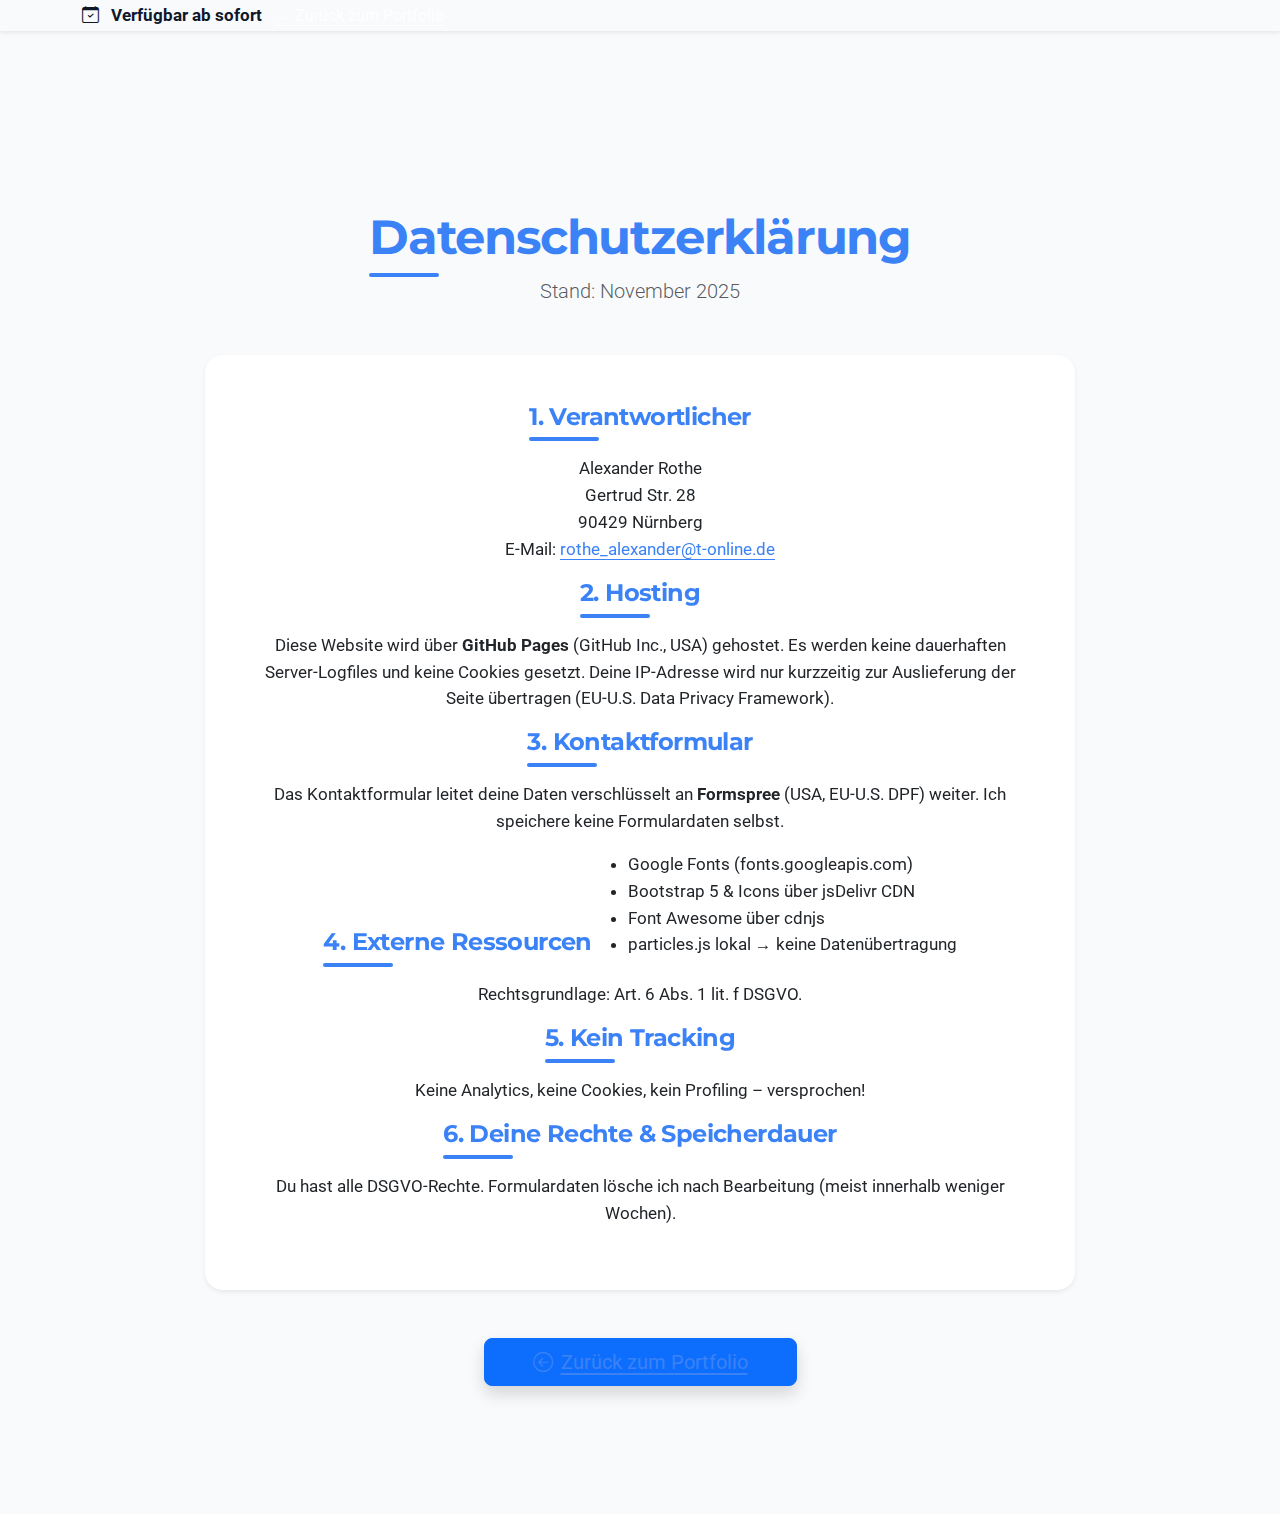
<file: pages/datenschutzerklärung.html>
<!DOCTYPE html>
<html lang="de">
<head>
  <meta charset="UTF-8">
  <meta name="viewport" content="width=device-width, initial-scale=1">
  <title>Datenschutzerklärung – Alexander Rothe</title>

  <link href="https://fonts.googleapis.com/css2?family=Montserrat:wght@300;600;700&family=Roboto:wght@400;500;700&display=swap" rel="stylesheet">
  <link href="https://cdn.jsdelivr.net/npm/bootstrap@5.3.1/dist/css/bootstrap.min.css" rel="stylesheet">
  <link rel="stylesheet" href="https://cdn.jsdelivr.net/npm/bootstrap-icons@1.11.3/font/bootstrap-icons.css">
  <link rel="stylesheet" href="/css/styles.css">
  <link rel="stylesheet" href="/css/legal.css">
</head>
<body class="legal">

  <!-- Banner -->
  <div id="availability-banner" class="availability-banner shadow-sm">
    <div class="container d-flex justify-content-between align-items-center">
      <div>
        <i class="bi bi-calendar-check me-2"></i>
        <strong>Verfügbar ab sofort</strong>
        <a href="/" class="btn btn-link text-white ms-2 p-0">← Zurück zum Portfolio</a>
      </div>
      <button id="toggle-banner" class="btn btn-sm btn-outline-light">
        <i class="bi bi-chevron-down" id="toggle-icon"></i>
      </button>
    </div>
  </div>

  <!-- Hauptinhalt -->
  <main class="container py-5" style="max-width:900px; margin:130px auto 80px;">
    <div class="text-center mb-5">
      <h1 class="display-5 fw-bold">Datenschutzerklärung</h1>
      <p class="lead text-muted">Stand: November 2025</p>
    </div>

    <div class="card shadow-sm border-0">
      <div class="card-body p-5">
        <h2 class="h4 fw-bold mb-4">1. Verantwortlicher</h2>
        <p>
          Alexander Rothe<br>
          Gertrud Str. 28<br>
          90429 Nürnberg<br>
          E-Mail: <a href="mailto:rothe_alexander@t-online.de">rothe_alexander@t-online.de</a>
        </p>

        <h2 class="h4 fw-bold mb-4">2. Hosting</h2>
        <p>Diese Website wird über <strong>GitHub Pages</strong> (GitHub Inc., USA) gehostet. Es werden keine dauerhaften Server-Logfiles und keine Cookies gesetzt. Deine IP-Adresse wird nur kurzzeitig zur Auslieferung der Seite übertragen (EU-U.S. Data Privacy Framework).</p>

        <h2 class="h4 fw-bold mb-4">3. Kontaktformular</h2>
        <p>Das Kontaktformular leitet deine Daten verschlüsselt an <strong>Formspree</strong> (USA, EU-U.S. DPF) weiter. Ich speichere keine Formulardaten selbst.</p>

        <h2 class="h4 fw-bold mb-4">4. Externe Ressourcen</h2>
        <ul>
          <li>Google Fonts (fonts.googleapis.com)</li>
          <li>Bootstrap 5 & Icons über jsDelivr CDN</li>
          <li>Font Awesome über cdnjs</li>
          <li>particles.js lokal → keine Datenübertragung</li>
        </ul>
        <p>Rechtsgrundlage: Art. 6 Abs. 1 lit. f DSGVO.</p>

        <h2 class="h4 fw-bold mb-4">5. Kein Tracking</h2>
        <p>Keine Analytics, keine Cookies, kein Profiling – versprochen!</p>

        <h2 class="h4 fw-bold mb-4">6. Deine Rechte & Speicherdauer</h2>
        <p>Du hast alle DSGVO-Rechte. Formulardaten lösche ich nach Bearbeitung (meist innerhalb weniger Wochen).</p>
      </div>
    </div>

    <div class="text-center mt-5">
      <a href="/" class="btn btn-primary btn-lg px-5 shadow">
        <i class="bi bi-arrow-left-circle me-2"></i>Zurück zum Portfolio
      </a>
    </div>
  </main>

  <!-- Matrix-Easter-Egg Canvas -->
  <canvas id="matrix-canvas" style="position:fixed;inset:0;background:#000;opacity:0;pointer-events:none;z-index:9999;transition:opacity 1s;"></canvas>

  <script src="https://cdn.jsdelivr.net/npm/bootstrap@5.3.1/dist/js/bootstrap.bundle.min.js"></script>
  <script src="../js/scripts.js"></script>

  <script>
    const matrixCode = [77,65,84,82,73,88]; // M A T R I X
    let keys = [];
    let taps = 0;

    function activateMatrix() {
      const canvas = document.getElementById('matrix-canvas');
      canvas.style.opacity = 1;
      const ctx = canvas.getContext('2d');
      canvas.width = innerWidth;
      canvas.height = innerHeight;

      const chars = '01アイウエオカキクケコサシスセソタチツテトナニヌネノハヒフヘホマミムメモヤユヨラリルレロワヲン';
      const fontSize = 16;
      const columns = canvas.width / fontSize;
      const drops = new Array(Math.floor(columns)).fill(1);

      function draw() {
        ctx.fillStyle = 'rgba(0,0,0,0.05)';
        ctx.fillRect(0,0,canvas.width,canvas.height);
        ctx.fillStyle = '#0f0';
        ctx.font = fontSize + 'px monospace';
        for(let i=0;i<drops.length;i++){
          const text = chars[Math.floor(Math.random()*chars.length)];
          ctx.fillText(text, i*fontSize, drops[i]*fontSize);
          if(drops[i]*fontSize > canvas.height && Math.random()>0.975) drops[i]=0;
          drops[i]++;
        }
      }
      const interval = setInterval(draw, 35);
      setTimeout(() => {
        clearInterval(interval);
        canvas.style.opacity = 0;
      }, 10500);
    }

    // Tastatur: M A T R I X
    document.addEventListener('keydown', e => {
      keys.push(e.keyCode);
      if(keys.length > 6) keys.shift();
      if(keys.join() === matrixCode.join()) activateMatrix();
    });

    // Handy: 6× schnell tippen
    document.addEventListener('touchstart', () => {
      taps++;
      if(taps === 6) activateMatrix();
      setTimeout(() => taps = 0, 1200);
    });
  </script>
</body>
</html>
</file>
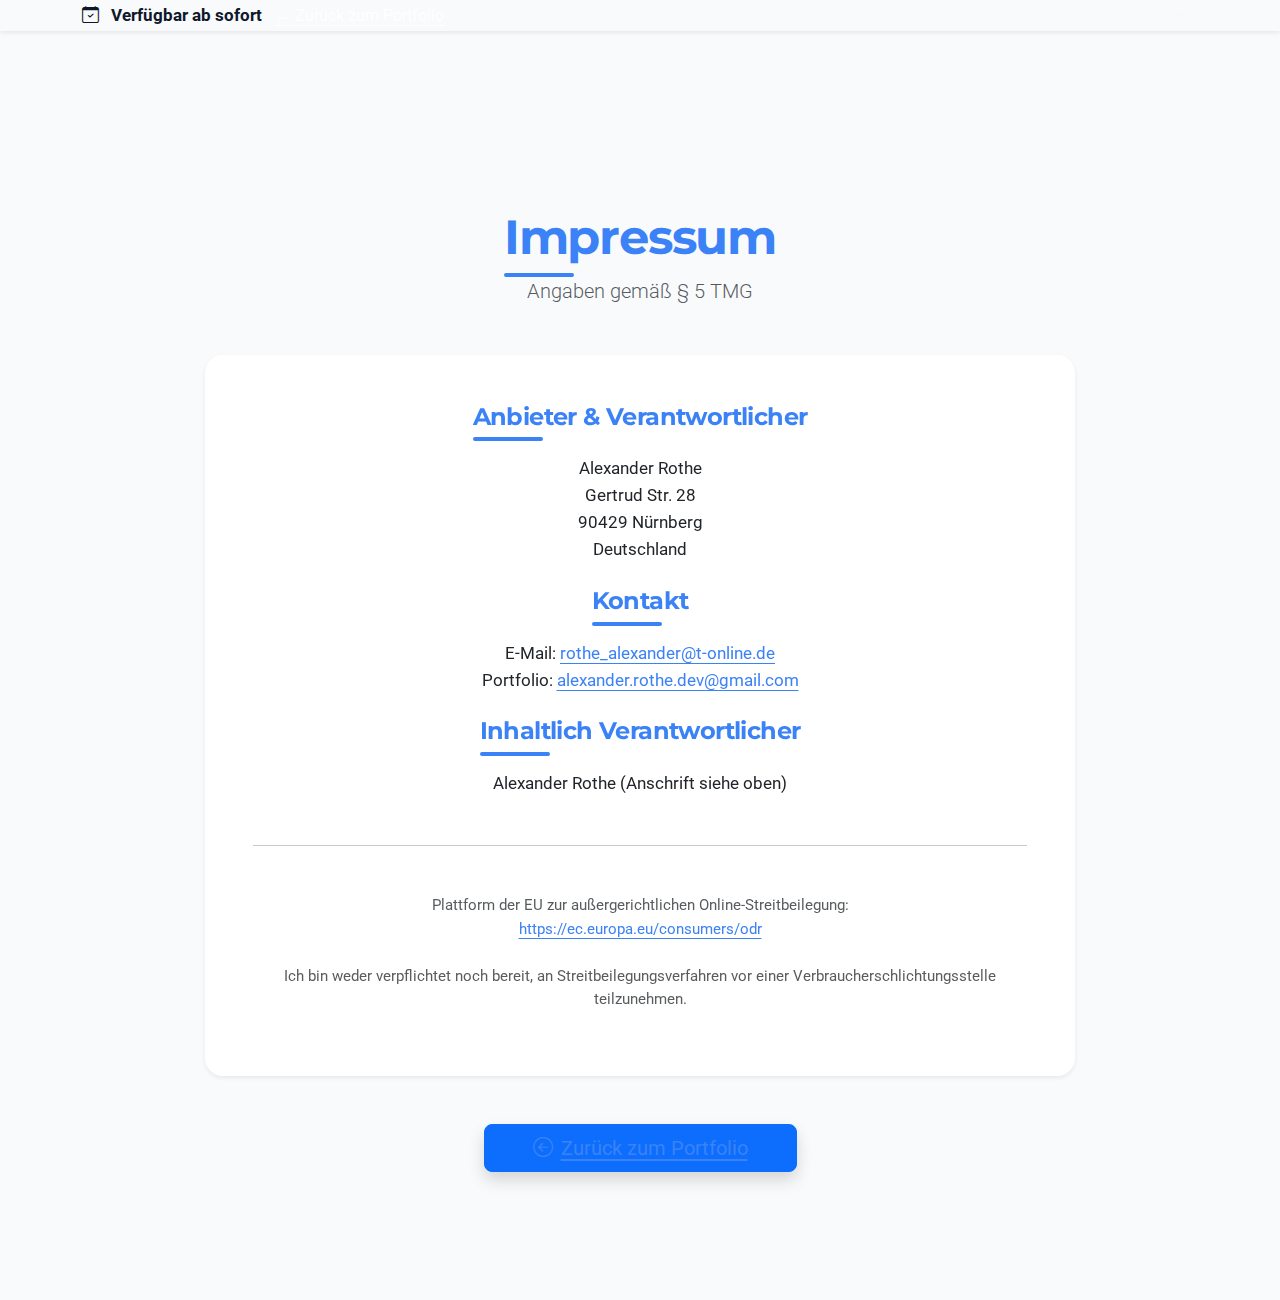
<file: pages/impressum.html>
<!DOCTYPE html>
<html lang="de">
<head>
  <meta charset="UTF-8">
  <meta name="viewport" content="width=device-width, initial-scale=1">
  <title>Impressum – Alexander Rothe</title>
  <link href="https://fonts.googleapis.com/css2?family=Montserrat:wght@300;600;700&family=Roboto:wght@400;500;700&display=swap" rel="stylesheet">
  <link href="https://cdn.jsdelivr.net/npm/bootstrap@5.3.1/dist/css/bootstrap.min.css" rel="stylesheet">
  <link rel="stylesheet" href="https://cdn.jsdelivr.net/npm/bootstrap-icons@1.11.3/font/bootstrap-icons.css">
  <link rel="stylesheet" href="/css/styles.css">
  <link rel="stylesheet" href="/css/legal.css">
</head>
<body class="legal">

  <!-- Banner -->
  <div id="availability-banner" class="availability-banner shadow-sm">
    <div class="container d-flex justify-content-between align-items-center">
      <div>
        <i class="bi bi-calendar-check me-2"></i>
        <strong>Verfügbar ab sofort</strong>
        <a href="/" class="btn btn-link text-white ms-2 p-0">← Zurück zum Portfolio</a>
      </div>
      <button id="toggle-banner" class="btn btn-sm btn-outline-light">
        <i class="bi bi-chevron-down" id="toggle-icon"></i>
      </button>
    </div>
  </div>

  <!-- Inhalt -->
  <main class="container py-5" style="max-width:900px; margin:130px auto 80px;">
    <div class="text-center mb-5">
      <h1 class="display-5 fw-bold">Impressum</h1>
      <p class="lead text-muted">Angaben gemäß § 5 TMG</p>
    </div>
    <div class="card shadow-sm border-0">
      <div class="card-body p-5">
        <h2 class="h4 fw-bold mb-4">Anbieter & Verantwortlicher</h2>
        <p class="mb-4">
          Alexander Rothe<br>
          Gertrud Str. 28<br>
          90429 Nürnberg<br>
          Deutschland
        </p>
        <h2 class="h4 fw-bold mb-4">Kontakt</h2>
        <p class="mb-4">
          E-Mail: <a href="mailto:rothe_alexander@t-online.de">rothe_alexander@t-online.de</a><br>
          Portfolio: <a href="mailto:alexander.rothe.dev@gmail.com">alexander.rothe.dev@gmail.com</a>
        </p>
        <h2 class="h4 fw-bold mb-4">Inhaltlich Verantwortlicher</h2>
        <p>Alexander Rothe (Anschrift siehe oben)</p>
        <hr class="my-5">
        <p class="small text-muted">
          Plattform der EU zur außergerichtlichen Online-Streitbeilegung:<br>
          <a href="https://ec.europa.eu/consumers/odr" target="_blank" rel="nofollow noopener">
            https://ec.europa.eu/consumers/odr
          </a><br><br>
          Ich bin weder verpflichtet noch bereit, an Streitbeilegungsverfahren vor einer Verbraucherschlichtungsstelle teilzunehmen.
        </p>
      </div>
    </div>
    <div class="text-center mt-5">
      <a href="/" class="btn btn-primary btn-lg px-5 shadow">
        <i class="bi bi-arrow-left-circle me-2"></i>Zurück zum Portfolio
      </a>
    </div>
  </main>

  <!-- Tron Overlay -->
  <div id="tron-overlay" style="position:fixed;inset:0;background:#000;opacity:0;pointer-events:none;z-index:9998;transition:opacity 1.5s;">
    <canvas id="tron-canvas"></canvas>
    <div id="tron-text" style="position:fixed;top:50%;left:50%;transform:translate(-50%,-50%);color:#0ff;font:bold 4rem 'Courier New',monospace;text-shadow:0 0 40px #0ff;opacity:0;z-index:9999;">
      Greetings, Program!
    </div>
  </div>

  <script src="https://cdn.jsdelivr.net/npm/bootstrap@5.3.1/dist/js/bootstrap.bundle.min.js"></script>
  <script src="../js/scripts.js"></script>

  <script>
    const tronCode = [84,82,79,78]; // T R O N
    let keys = [];
    let taps = 0;

    function activateTron() {
      const overlay = document.getElementById('tron-overlay');
      const text = document.getElementById('tron-text');
      overlay.style.opacity = 1;
      text.style.opacity = 1;
      const canvas = document.getElementById('tron-canvas');
      const ctx = canvas.getContext('2d');
      canvas.width = innerWidth;
      canvas.height = innerHeight;
      ctx.strokeStyle = '#0ff';
      ctx.lineWidth = 2;
      for(let x=0;x<=canvas.width;x+=50){
        ctx.beginPath();ctx.moveTo(x,0);ctx.lineTo(x,canvas.height);ctx.stroke();
      }
      for(let y=0;y<=canvas.height;y+=50){
        ctx.beginPath();ctx.moveTo(0,y);ctx.lineTo(canvas.width,y);ctx.stroke();
      }
      setTimeout(() => location.reload(), 10000);
    }

    document.addEventListener('keydown', e => {
      keys.push(e.keyCode);
      if(keys.length > 4) keys.shift();
      if(keys.join() === tronCode.join()) activateTron();
    });

    document.addEventListener('touchstart', () => {
      taps++;
      if(taps === 4) activateTron();
      setTimeout(() => taps = 0, 1200);
    });
  </script>
</body>
</html>
</file>
<file: css/styles.css>
/* Global */
html {
  scroll-behavior: smooth;
}

/* ===========================
   Custom Variables (v4.0 Refresh)
   =========================== */
:root {
  --primary: #3b82f6;       /* Vibrant AI Blue */
  --primary-glow: rgba(59, 130, 246, 0.5);
  --accent: #f59e0b;        /* Amber Accent */
  --backend: #10b981;
  --bg-light: #f8fafc;      /* Clean Slate */
  --text-light: #0f172a;    /* Deep Slate */
  --bg-dark: #020617;       /* Deepest Indigo/Black */
  --bg-dark-card: #0f172a;
  --text-dark: #f1f5f9;
  --text-muted-dark: #94a3b8;
  --glass-bg: rgba(255, 255, 255, 0.8);
  --footer-bg: #f1f5f9;
  --footer-text: #0f172a;
  --card-bg: #ffffff;
  --radius: 16px;
  --shadow: 0 10px 15px -3px rgba(0, 0, 0, 0.1), 0 4px 6px -2px rgba(0, 0, 0, 0.05);
}

body.dark-mode {
  --bg-light: #020617;
  --text-light: #f1f5f9;
  --glass-bg: rgba(15, 23, 42, 0.8);
  --footer-bg: #0a0c10;
  --footer-text: #f1f5f9;
  --card-bg: #0f172a;
}

/* Base Styles */
body {
  font-family: 'Roboto', sans-serif;
  margin: 0;
  padding: 0;
  background: var(--bg-light);
  color: var(--text-light);
  -webkit-font-smoothing: antialiased;
  transition: background 0.4s ease, color 0.4s ease;
  font-size: 1.05rem;
  line-height: 1.6;
  overflow-x: hidden;
}

/* Fix for dark mode text readability */
body.dark-mode p, 
body.dark-mode li, 
body.dark-mode .card-text, 
body.dark-mode .text-muted,
body.dark-mode .lead,
body.dark-mode .availability-note,
body.dark-mode footer p {
  color: var(--text-muted-dark) !important;
}

body.dark-mode strong, 
body.dark-mode b, 
body.dark-mode h1, 
body.dark-mode h2, 
body.dark-mode h3, 
body.dark-mode h4, 
body.dark-mode h5,
body.dark-mode .nav-link {
  color: #ffffff !important;
}

/* ===========================
   Typography
   =========================== */
h1, h2, h3, h4, h5 {
  font-family: 'Montserrat', sans-serif;
  font-weight: 700;
  letter-spacing: -0.025em;
}

/* ===========================
   Header & Navigation
   =========================== */
.site-header {
  padding: 140px 0 60px;
  background: radial-gradient(circle at top left, rgba(59, 130, 246, 0.12), transparent 40%),
              radial-gradient(circle at bottom right, rgba(245, 158, 11, 0.05), transparent 40%);
}

.header-grid {
  display: grid;
  grid-template-columns: 1.2fr 0.8fr;
  gap: 4rem;
  align-items: center;
}

/* Badges */
.badge-row {
  display: flex;
  gap: 10px;
  flex-wrap: wrap;
}

.badge-ai-focus {
  background: rgba(59, 130, 246, 0.1);
  color: var(--primary);
  padding: 6px 14px;
  border-radius: 50px;
  font-size: 0.8rem;
  font-weight: 600;
  border: 1px solid rgba(59, 130, 246, 0.2);
  display: flex;
  align-items: center;
  gap: 6px;
  text-transform: uppercase;
  letter-spacing: 0.5px;
}

body.dark-mode .badge-ai-focus {
  background: rgba(59, 130, 246, 0.2);
  color: #60a5fa;
}

/* Header Text */
.header-content h1 {
  font-size: 3.5rem;
  margin-bottom: 0.5rem;
  background: linear-gradient(45deg, var(--text-light), var(--primary));
  -webkit-background-clip: text;
  background-clip: text;
  -webkit-text-fill-color: transparent;
}

body.dark-mode .header-content h1 {
  background: linear-gradient(45deg, #fff, #60a5fa);
  -webkit-background-clip: text;
  background-clip: text;
  -webkit-text-fill-color: transparent;
}

.hero-description {
  max-width: 600px;
}

/* Availability Pulse */
.availability-status {
  display: flex;
  align-items: center;
  gap: 10px;
  font-size: 0.95rem;
}

.status-pulse {
  width: 12px;
  height: 12px;
  background: #10b981;
  border-radius: 50%;
  display: inline-block;
  position: relative;
}

.status-pulse::after {
  content: "";
  position: absolute;
  inset: -4px;
  border-radius: 50%;
  border: 2px solid #10b981;
  animation: pulse-ring 2s infinite;
}

@keyframes pulse-ring {
  0% { transform: scale(0.5); opacity: 1; }
  100% { transform: scale(1.5); opacity: 0; }
}

/* Profile Visual */
.header-visual {
  position: relative;
  display: flex;
  justify-content: center;
}

.profile-frame {
  position: relative;
  width: 320px;
  height: 320px;
  border-radius: 30px;
  overflow: hidden;
  border: 2px solid rgba(59, 130, 246, 0.3);
  transform: rotate(3deg);
  transition: all 0.5s ease;
}

.profile-frame:hover {
  transform: rotate(0deg) scale(1.02);
  border-color: var(--primary);
}

.profile-frame img {
  width: 100%;
  height: 100%;
  object-fit: cover;
  filter: contrast(1.1) brightness(1.05);
}

.tech-overlay {
  position: absolute;
  inset: 0;
  background: linear-gradient(135deg, rgba(59, 130, 246, 0.2) 0%, transparent 100%);
  pointer-events: none;
}

/* ===========================
   Document & Certificate Cards
   =========================== */
.doc-card {
  background: var(--card-bg);
  border: 1px solid rgba(59, 130, 246, 0.1);
  border-radius: var(--radius);
  padding: 1.5rem;
  text-align: center;
  transition: all 0.3s ease;
  height: 100%;
  display: flex;
  flex-direction: column;
  justify-content: center;
  align-items: center;
  gap: 1rem;
}

body.dark-mode .doc-card {
  background: var(--card-bg-dark);
}

.doc-card:hover {
  transform: translateY(-5px);
  border-color: var(--primary);
  box-shadow: 0 10px 20px rgba(59, 130, 246, 0.1);
}

.doc-icon {
  font-size: 3rem;
  color: var(--primary);
  margin-bottom: 0.5rem;
}

.doc-title {
  font-size: 0.95rem;
  font-weight: 600;
  margin-bottom: 0.5rem;
  display: block;
}

/* AI Terminal Enhancements */
.ai-terminal {
  border-left: 4px solid var(--primary);
  background: #020617;
}

.ai-cursor {
  display: inline-block;
  width: 10px;
  height: 20px;
  background: var(--primary);
  margin-left: 5px;
  animation: blink 1s infinite;
}

/* ===========================
   AI Modal (Pop-up)
   =========================== */
.ai-modal-overlay {
  position: fixed;
  inset: 0;
  background: rgba(2, 6, 23, 0.85);
  -webkit-backdrop-filter: blur(8px);
  backdrop-filter: blur(8px);
  z-index: 2000;
  display: none; /* Hidden by default */
  align-items: center;
  justify-content: center;
  padding: 20px;
}

.ai-modal-overlay.active {
  display: flex;
  animation: fadeIn 0.3s ease;
}

.ai-modal-content {
  background: #020617;
  width: 100%;
  max-width: 600px;
  border-radius: 20px;
  border: 1px solid var(--primary);
  overflow: hidden;
  display: flex;
  flex-direction: column;
  box-shadow: 0 0 40px rgba(59, 130, 246, 0.3);
}

.ai-modal-header {
  background: rgba(59, 130, 246, 0.1);
  padding: 15px 20px;
  display: flex;
  justify-content: space-between;
  align-items: center;
  border-bottom: 1px solid rgba(59, 130, 246, 0.2);
  color: var(--primary);
  font-family: 'Montserrat', sans-serif;
  font-weight: 600;
  letter-spacing: 1px;
}

.ai-modal-close {
  background: none;
  border: none;
  color: white;
  font-size: 2rem;
  line-height: 1;
  cursor: pointer;
  opacity: 0.7;
  transition: opacity 0.2s;
}

.ai-modal-close:hover {
  opacity: 1;
}

.ai-modal-body {
  padding: 30px;
  color: #10b981;
  font-family: 'Fira Code', 'Courier New', monospace;
  min-height: 150px;
  line-height: 1.6;
}

.ai-modal-footer {
  padding: 10px 20px;
  background: rgba(255, 255, 255, 0.05);
  border-top: 1px solid rgba(255, 255, 255, 0.1);
  text-align: right;
}

@keyframes fadeIn {
  from { opacity: 0; transform: scale(0.9); }
  to { opacity: 1; transform: scale(1); }
}

/* Sticky Glass Navbar */
.navbar {
  position: sticky;
  top: 0;
  z-index: 1000;
  background: var(--glass-bg) !important;
  -webkit-backdrop-filter: blur(12px);
  backdrop-filter: blur(12px);
  border-bottom: 1px solid rgba(0, 0, 0, 0.05);
  padding: 0.8rem 0;
  transition: all 0.3s ease;
}

.navbar .nav-link {
  color: var(--text-light) !important;
  font-weight: 500;
  transition: color 0.3s ease;
}

.navbar .navbar-brand {
  color: var(--text-light) !important;
}

body.dark-mode .navbar {
  background: var(--glass-bg-dark) !important;
  border-bottom: 1px solid rgba(255, 255, 255, 0.05);
}

body.dark-mode .navbar .nav-link,
body.dark-mode .navbar .navbar-brand {
  color: var(--text-dark) !important;
}

.navbar .nav-link:hover {
  color: var(--primary) !important;
}

/* ===========================
   Footer & Finish Enhancements
   =========================== */
.site-footer {
  background-color: var(--footer-bg) !important;
  padding: 60px 0 80px !important;
  border-top: 1px solid rgba(59, 130, 246, 0.1);
  color: var(--footer-text);
  transition: all 0.4s ease;
}

.footer-brand-text {
  font-size: 0.85rem;
  line-height: 1.4;
}

.footer-focus-text {
  font-size: 0.75rem;
  color: var(--text-muted-dark);
}

.footer-nav {
  font-family: 'Montserrat', sans-serif;
  font-size: 0.85rem;
  letter-spacing: 0.5px;
  margin-top: 15px;
}

.footer-nav a {
  color: var(--text-muted-dark);
  text-decoration: none;
  transition: color 0.3s ease;
  padding: 0 10px;
}

.footer-nav a:hover {
  color: var(--primary);
}

.footer-social-large .footer-icon-link i {
  font-size: 2rem !important;
  transition: transform 0.3s ease, color 0.3s ease;
}

.footer-social-large .footer-icon-link:hover i {
  transform: scale(1.1);
  color: var(--primary);
}

/* ===========================
   Milestones & Certificates (v4.5)
   =========================== */
.milestone-card, .cert-card {
  background: var(--card-bg);
  border: 1px solid rgba(0, 0, 0, 0.05) !important;
  border-radius: var(--radius);
  padding: 1.5rem;
  text-align: center;
  transition: all 0.4s cubic-bezier(0.175, 0.885, 0.32, 1.275);
  height: 100%;
  display: flex;
  flex-direction: column;
  align-items: center;
  gap: 1rem;
}

body.dark-mode .milestone-card, 
body.dark-mode .cert-card {
  background: var(--card-bg-dark);
  border-color: rgba(255, 255, 255, 0.05) !important;
}

/* Milestone Specific */
.milestone-card:hover {
  transform: translateY(-10px);
  box-shadow: 0 0 20px rgba(59, 130, 246, 0.5);
  border-color: var(--primary) !important;
}

.milestone-icon {
  font-size: 3.5rem;
  color: var(--primary);
  filter: drop-shadow(0 0 5px rgba(59, 130, 246, 0.2));
}

/* 3D Coverflow Certificates */
.cert-container {
  perspective: 1000px;
}

.cert-card {
  transform: rotateY(-15deg); /* Default slight tilt */
  cursor: pointer;
  box-shadow: 0 5px 15px rgba(0,0,0,0.1);
}

.cert-card:hover {
  transform: rotateY(0deg) scale(1.1) !important;
  z-index: 10;
  box-shadow: 0 15px 35px rgba(59, 130, 246, 0.3);
  border-color: var(--primary) !important;
}

.cert-img-wrapper {
  width: 100%;
  height: 120px;
  display: flex;
  align-items: center;
  justify-content: center;
  overflow: hidden;
  border-radius: 8px;
  background: rgba(0,0,0,0.02);
  position: relative; /* For absolute badge */
  border: 1px solid rgba(59, 130, 246, 0.2); /* Fine blue border */
}

.cert-badge-floating {
  position: absolute;
  top: 5px;
  right: 5px;
  font-size: 0.65rem;
  padding: 4px 8px;
  border-radius: 50px;
  z-index: 5;
  box-shadow: 0 2px 5px rgba(0,0,0,0.2);
}

.cert-img-wrapper img {
  max-width: 100%;
  max-height: 100%;
  object-fit: contain;
}

/* ===========================
   Senior Trust & Timeline (v5.0)
   =========================== */
.senior-trust-section {
  background: radial-gradient(circle at right, rgba(59, 130, 246, 0.05), transparent 50%);
  padding: 80px 0;
}

.trust-point {
  display: flex;
  gap: 20px;
  margin-bottom: 25px;
  text-align: left;
}

.trust-icon-box {
  min-width: 50px;
  height: 50px;
  background: rgba(59, 130, 246, 0.1);
  border-radius: 12px;
  display: flex;
  align-items: center;
  justify-content: center;
  color: var(--primary);
  font-size: 1.5rem;
  border: 1px solid rgba(59, 130, 246, 0.2);
}

.badge-pulse-glow {
  position: relative;
  display: inline-block;
  animation: pulse-blue 3s infinite;
  border-radius: 50%;
}

@keyframes pulse-blue {
  0% { box-shadow: 0 0 0 0 rgba(59, 130, 246, 0.4); }
  70% { box-shadow: 0 0 0 25px rgba(59, 130, 246, 0); }
  100% { box-shadow: 0 0 0 0 rgba(59, 130, 246, 0); }
}

/* Minimalist Timeline */
.timeline-minimal {
  position: relative;
  max-width: 800px;
  margin: 0 auto;
  padding: 40px 0;
}

.timeline-minimal::before {
  content: '';
  position: absolute;
  left: 50%;
  width: 2px;
  height: 100%;
  background: rgba(59, 130, 246, 0.2);
  transform: translateX(-50%);
}

.timeline-item {
  position: relative;
  width: 50%;
  padding: 20px 40px;
  box-sizing: border-box;
}

.timeline-item.left { left: 0; text-align: right; }
.timeline-item.right { left: 50%; text-align: left; }

.timeline-icon-dot {
  position: absolute;
  top: 25px;
  width: 40px;
  height: 40px;
  background: var(--bg-dark-card);
  border: 2px solid var(--primary);
  border-radius: 50%;
  display: flex;
  align-items: center;
  justify-content: center;
  color: var(--primary);
  z-index: 2;
}

.left .timeline-icon-dot { right: -20px; }
.right .timeline-icon-dot { left: -20px; }

.timeline-content {
  background: var(--card-bg);
  padding: 20px;
  border-radius: 12px;
  border: 1px solid rgba(0,0,0,0.05);
  transition: transform 0.3s ease;
}

body.dark-mode .timeline-content {
  background: var(--bg-dark-card);
  border-color: rgba(255,255,255,0.05);
}

.timeline-item:hover .timeline-content {
  transform: scale(1.05);
  border-color: var(--primary);
}

/* Easter Egg */
.easter-egg-terminal {
  font-family: 'Fira Code', monospace;
  font-size: 0.75rem;
  color: var(--text-muted-dark);
  opacity: 0.4;
  margin-top: 40px;
  transition: opacity 0.3s;
}

.easter-egg-terminal:hover {
  opacity: 1;
  color: var(--primary);
}

/* ===========================
   Certificates & Timeline Layout Fixes
   =========================== */
.cert-container {
  display: flex;
  flex-wrap: wrap;
  justify-content: center;
  gap: 1.5rem;
  perspective: 1000px;
}

.cert-container .col-md {
  flex: 1 1 180px; /* Equal width for all 5 cards */
  max-width: 220px;
}

.timeline-list {
  list-style: none;
  padding: 0;
  margin-top: 2rem;
}

.timeline-list-item {
  display: flex;
  align-items: flex-start;
  gap: 15px;
  margin-bottom: 1.5rem;
  padding-left: 10px;
  border-left: 2px solid var(--primary);
}

.timeline-list-icon {
  color: var(--primary);
  font-size: 1.2rem;
  margin-top: 2px;
}

/* Fixed Bottom Status Bar */
.status-bar-fixed {
  position: fixed;
  bottom: 0;
  left: 0;
  width: 100%;
  background: rgba(10, 12, 16, 0.95);
  -webkit-backdrop-filter: blur(10px);
  backdrop-filter: blur(10px);
  border-top: 1px solid rgba(59, 130, 246, 0.3);
  padding: 8px 0;
  z-index: 2000;
  display: flex;
  justify-content: center;
  align-items: center;
  gap: 15px;
  box-shadow: 0 -5px 20px rgba(0,0,0,0.5);
}

.status-bar-text {
  font-family: 'Fira Code', monospace;
  font-size: 0.8rem;
  color: var(--primary);
  letter-spacing: 1px;
}

/* Ensure footer has enough margin for the fixed status bar */
.site-footer {
  margin-bottom: 50px !important;
}

/* ===========================
   Main Content Layout & Centering
   =========================== */
main.container {
  max-width: 1300px; /* Increased for better balance */
  margin-left: auto !important;
  margin-right: auto !important;
  text-align: center;
  padding-left: 15px;
  padding-right: 15px;
}

/* Senior Trust Section - 3 Column Balance */
.senior-trust-section .row {
  justify-content: center;
  align-items: center;
}

.trust-badge-container {
  display: flex;
  flex-direction: column;
  align-items: center;
  justify-content: center;
  position: relative;
}

.badge-pulse-glow {
  position: relative;
  display: inline-block;
  padding: 10px;
}

.badge-pulse-glow::before {
  content: "";
  position: absolute;
  inset: 0;
  border-radius: 50%;
  background: radial-gradient(circle, var(--primary-glow) 0%, transparent 70%);
  z-index: -1;
  animation: badge-glow-pulse 4s infinite ease-in-out;
}

@keyframes badge-glow-pulse {
  0%, 100% { transform: scale(1); opacity: 0.3; }
  50% { transform: scale(1.3); opacity: 0.6; }
}

/* Ensure fixed UI elements don't block footer interaction */
.availability-pill {
  z-index: 1001;
}

/* Project Scan Effect */
.card {
  position: relative;
  overflow: hidden;
}

.card::after {
  content: "";
  position: absolute;
  top: -100%;
  left: 0;
  width: 100%;
  height: 2px;
  background: var(--primary);
  box-shadow: 0 0 15px var(--primary);
  opacity: 0;
  transition: none;
}

.card:hover::after {
  animation: scan-line 2s linear infinite;
  opacity: 1;
}

@keyframes scan-line {
  0% { top: -5%; }
  100% { top: 105%; }
}

.cursor {
  font-weight: bold;
  color: var(--primary);
  animation: blink 1s infinite;
}

@keyframes blink { 50% { opacity: 0; } }

/* ===========================
   Main Content
   =========================== */
main.container {
  text-align: center;
}

main.container section {
  margin-bottom: 5rem;
}

/* Ensure lists and specific elements remain readable */
main.container ul {
  display: inline-block;
  text-align: left;
}

/* ===========================
   AI DOCK (Availability Pill)
   =========================== */
.availability-pill {
  position: fixed;
  bottom: 40px;
  left: 50%;
  transform: translateX(-50%);
  z-index: 1001;
  background: var(--glass-bg-dark);
  -webkit-backdrop-filter: blur(16px);
  backdrop-filter: blur(16px);
  border: 1px solid rgba(59, 130, 246, 0.4);
  padding: 12px 28px;
  border-radius: 24px;
  display: flex;
  align-items: center;
  gap: 20px;
  box-shadow: 0 0 30px rgba(59, 130, 246, 0.2);
  transition: all 0.6s cubic-bezier(0.34, 1.56, 0.64, 1);
  cursor: pointer;
  max-width: fit-content;
}

/* Light mode specific background for the dock */
body:not(.dark-mode) .availability-pill {
  background: var(--glass-bg);
  border-color: rgba(59, 130, 246, 0.2);
}

/* Radar Scanner Effect */
.status-indicator {
  width: 14px;
  height: 14px;
  border-radius: 50%;
  position: relative;
  background: #10b981;
}

.status-indicator::before {
  content: "";
  position: absolute;
  inset: -6px;
  border-radius: 50%;
  border: 1px solid #10b981;
  opacity: 0.5;
  animation: radar-scan 2s linear infinite;
}

@keyframes radar-scan {
  0% { transform: scale(1); opacity: 0.8; }
  100% { transform: scale(2.5); opacity: 0; }
}

.pill-text {
  font-size: 0.95rem;
  color: #fff !important;
  white-space: nowrap;
  font-weight: 500;
  letter-spacing: 0.5px;
  font-family: 'Montserrat', sans-serif;
}

body:not(.dark-mode) .pill-text {
  color: var(--text-light) !important;
}

.btn-pill-cta {
  background: var(--primary);
  color: white;
  border: none;
  padding: 8px 20px;
  border-radius: 12px;
  font-size: 0.85rem;
  font-weight: 700;
  text-transform: uppercase;
  letter-spacing: 1px;
  transition: all 0.3s ease;
}

/* Minimized Dock State */
.availability-pill.minimized {
  bottom: 25px;
  padding: 8px 16px;
  gap: 12px;
  border-radius: 50px;
  box-shadow: 0 0 20px rgba(59, 130, 246, 0.4);
}

.availability-pill.minimized .pill-text {
  font-size: 0.8rem;
  color: var(--primary) !important;
}

.availability-pill.minimized .btn-pill-cta {
  display: none;
}

/* ===========================
   Cards & Tiles ("Kacheln")
   =========================== */
.card {
  border-radius: var(--radius);
  background: var(--card-bg);
  border: 1px solid rgba(0, 0, 0, 0.05);
  box-shadow: var(--shadow);
  transition: all 0.4s cubic-bezier(0.165, 0.84, 0.44, 1);
  overflow: hidden;
  height: 100%;
}

body.dark-mode .card {
  background: var(--card-bg-dark);
  border-color: rgba(255, 255, 255, 0.05);
}

.card:hover {
  transform: translateY(-8px);
  box-shadow: 0 20px 25px -5px rgba(0, 0, 0, 0.1), 0 10px 10px -5px rgba(0, 0, 0, 0.04);
}

.badge-tech {
  display: inline-block;
  padding: 4px 12px;
  border-radius: 20px;
  font-size: 0.75rem;
  font-weight: 600;
  color: #fff;
  margin: 2px;
  text-transform: uppercase;
  letter-spacing: 0.025em;
}

.badge-tech.frontend { background: var(--primary); }
.badge-tech.backend { background: var(--backend); }
.badge-tech.app { background: var(--accent); }
.badge-tech.ai { background: linear-gradient(45deg, #6366f1, #a855f7); }

/* ===========================
   Focus Cards
   =========================== */
.focus-card {
  background: var(--card-bg) !important;
  border: 1px solid rgba(59, 130, 246, 0.2) !important;
  transition: all 0.4s ease;
  color: var(--text-light) !important;
}

body.dark-mode .focus-card {
  background: rgba(20, 25, 35, 0.8) !important;
  color: #fff !important;
}

.focus-card p {
  color: inherit !important;
  opacity: 0.8;
}

.focus-card:hover {
  transform: translateY(-10px);
  border-color: var(--primary) !important;
  box-shadow: 0 0 20px rgba(59, 130, 246, 0.4);
}

.focus-card h4 {
  color: inherit !important;
}

/* Terminal Quote */
.terminal-quote {
  background: #020617;
  border: 1px solid rgba(59, 130, 246, 0.3);
  border-radius: 12px;
  padding: 1.5rem;
  max-width: 700px;
  margin: 3rem auto 0;
  font-family: 'Fira Code', 'Courier New', monospace;
  text-align: left;
  position: relative;
  box-shadow: 0 10px 30px rgba(0, 0, 0, 0.5);
}

.terminal-header-dots {
  display: flex;
  gap: 6px;
  margin-bottom: 12px;
}

.dot {
  width: 10px;
  height: 10px;
  border-radius: 50%;
}

.dot.red { background: #ff5f56; }
.dot.yellow { background: #ffbd2e; }
.dot.green { background: #27c93f; }

.terminal-prompt {
  color: #10b981;
  font-weight: bold;
}

.terminal-text {
  color: #fff;
}

.terminal-cursor {
  display: inline-block;
  width: 8px;
  height: 18px;
  background: var(--primary);
  margin-left: 4px;
  vertical-align: middle;
  animation: blink 1s infinite;
}

/* ===========================
   Project Glass Cards
   =========================== */
.project-glass-card {
  background: var(--glass-bg) !important;
  -webkit-backdrop-filter: blur(10px);
  backdrop-filter: blur(10px);
  border: 1px solid rgba(59, 130, 246, 0.2) !important;
  border-radius: var(--radius);
  transition: all 0.4s ease;
  overflow: hidden;
}

.project-glass-card:hover {
  transform: translateY(-10px);
  border-color: var(--primary) !important;
  box-shadow: 0 15px 35px rgba(59, 130, 246, 0.2);
}

.icon-array {
  display: flex;
  gap: 15px;
  justify-content: center;
  margin-top: 1.5rem;
  color: var(--text-muted-dark);
}

.icon-array i {
  font-size: 1.2rem;
  transition: color 0.3s ease;
}

.icon-array i:hover {
  color: var(--primary);
}

/* ===========================
   AI Ecosystem Enhancements
   =========================== */
.glow-text-primary {
  color: var(--primary) !important;
  text-shadow: 0 0 15px var(--primary-glow), 0 0 30px rgba(59, 130, 246, 0.3);
  transition: text-shadow 0.3s ease;
}

.ecosystem-container {
  position: relative;
  z-index: 1;
}

.ecosystem-lines {
  position: absolute;
  top: 50%;
  left: 5%;
  right: 5%;
  height: 150px;
  transform: translateY(-20%);
  z-index: -1;
  pointer-events: none;
}

.ecosystem-lines::before,
.ecosystem-lines::after {
  content: "";
  position: absolute;
  width: 100%;
  height: 1px;
  background: linear-gradient(90deg, transparent, var(--primary), transparent);
  opacity: 0.15;
}

.ecosystem-lines::before {
  top: 0;
  transform: rotate(-1deg);
}

.ecosystem-lines::after {
  bottom: 0;
  transform: rotate(1deg);
}

@media (max-width: 992px) {
  .ecosystem-lines {
    display: none;
  }
}

@keyframes blink { 50% { opacity: 0; } }

/* ===========================
   AI TERMINAL SIMULATOR
   =========================== */
.ai-terminal {
  background: #020617;
  color: #10b981;
  font-family: 'Fira Code', 'Courier New', monospace;
  border-radius: 12px;
  padding: 24px;
  text-align: left;
  box-shadow: 0 15px 35px rgba(0,0,0,0.5);
  min-height: 220px;
  border: 1px solid rgba(16, 185, 129, 0.2);
  position: relative;
}

/* Terminal in light mode should stay dark for that "hacker" look or adjust */
/* Keeping it dark as it's a "terminal" component */

/* ===========================
   Contact Form Theme Fix
   =========================== */
#contact-form {
  background: var(--card-bg) !important;
  color: var(--text-light);
  border: 1px solid rgba(0, 0, 0, 0.05);
}

body.dark-mode #contact-form {
  background: var(--card-bg-dark) !important;
  color: var(--text-dark);
  border-color: rgba(255, 255, 255, 0.05);
}

#contact-form .form-control {
  background: rgba(0, 0, 0, 0.02);
  border: 1px solid rgba(0, 0, 0, 0.1);
  color: var(--text-light);
}

body.dark-mode #contact-form .form-control {
  background: rgba(255, 255, 255, 0.05);
  border-color: rgba(255, 255, 255, 0.1);
  color: var(--text-dark);
}

#contact-form .form-control:focus {
  background: #fff;
  border-color: var(--primary);
  box-shadow: 0 0 0 0.25rem var(--primary-glow);
}

body.dark-mode #contact-form .form-control:focus {
  background: rgba(255, 255, 255, 0.1);
}

/* ===========================
   Theme Toggle & Particles
   =========================== */
#theme-toggle {
  width: 42px;
  height: 42px;
  border-radius: 12px;
  background: rgba(59, 130, 246, 0.1);
  color: var(--primary);
  border: 1px solid rgba(59, 130, 246, 0.2);
  display: flex;
  align-items: center;
  justify-content: center;
  cursor: pointer;
  transition: all 0.3s ease;
  font-size: 1.2rem;
}

.particles-bg {
  position: fixed;
  top: 0; left: 0; width: 100%; height: 100%;
  z-index: -1;
  pointer-events: none;
}

/* ===========================
   SCAN EFFECT & STATUS WINDOW
   =========================== */
#scan-overlay {
  position: fixed;
  inset: 0;
  background: rgba(2, 6, 23, 0.3);
  z-index: 10000;
  pointer-events: none;
  display: none;
  -webkit-backdrop-filter: blur(2px);
  backdrop-filter: blur(2px);
}

.scan-line {
  position: absolute;
  top: -10px;
  left: 0;
  width: 100%;
  height: 4px;
  background: var(--primary);
  box-shadow: 0 0 30px 10px var(--primary-glow);
  z-index: 10001;
}

@keyframes scan-animation {
  0% { top: -2%; }
  100% { top: 102%; }
}

#project-status-window {
  position: fixed;
  top: 50%;
  left: 50%;
  transform: translate(-50%, -50%);
  background: rgba(2, 6, 23, 0.95);
  border: 1px solid var(--primary);
  border-radius: 16px;
  padding: 30px;
  z-index: 10002;
  width: 90%;
  max-width: 450px;
  color: var(--primary);
  font-family: 'Fira Code', monospace;
  box-shadow: 0 0 50px rgba(59, 130, 246, 0.4);
  transition: all 0.5s ease;
  text-align: left;
}

#project-status-window.hidden {
  opacity: 0;
  transform: translate(-50%, -40%) scale(0.9);
  pointer-events: none;
}

.status-header {
  font-size: 1.2rem;
  font-weight: 700;
  margin-bottom: 20px;
  display: flex;
  align-items: center;
  gap: 10px;
  border-bottom: 1px solid rgba(59, 130, 246, 0.3);
  padding-bottom: 10px;
}

.status-content {
  margin-bottom: 25px;
}

.status-item {
  margin-bottom: 10px;
  font-size: 0.9rem;
}

.status-item .label {
  color: var(--text-muted-dark);
  margin-right: 8px;
}

.btn-status-close {
  width: 100%;
  background: transparent;
  border: 1px solid var(--primary);
  color: var(--primary);
  padding: 12px;
  border-radius: 8px;
  font-size: 0.85rem;
  font-weight: 700;
  transition: all 0.3s ease;
  cursor: pointer;
  letter-spacing: 1px;
}

.btn-status-close:hover {
  background: var(--primary);
  color: white;
  box-shadow: 0 0 20px var(--primary-glow);
}

/* ===========================
   Scroll Top Button
   =========================== */
.scroll-top-btn {
  position: fixed;
  bottom: 30px;
  right: 30px;
  width: 45px;
  height: 45px;
  background: var(--primary);
  color: white;
  border-radius: 50%;
  display: flex;
  align-items: center;
  justify-content: center;
  cursor: pointer;
  z-index: 1000;
  box-shadow: var(--shadow);
  transition: all 0.3s ease;
}

/* ===========================
   RESPONSIVE AUDIT & FIXES
   =========================== */
@media (max-width: 1200px) {
  .header-content h1 { font-size: 3rem; }
}

@media (max-width: 992px) {
  .header-grid {
    grid-template-columns: 1fr;
    text-align: center;
    gap: 2.5rem;
  }
  .header-content { order: 2; text-align: center !important; }
  .badge-row, .cta-group, .availability-status { justify-content: center !important; }
  .header-visual { order: 1; margin-bottom: 1rem; }
  .profile-frame { width: 280px; height: 280px; }
}

@media (max-width: 768px) {
  .header-content h1 { font-size: 2.4rem; }
  .site-header { padding: 100px 0 40px; }
  
  /* AI DOCK MOBILE FIX */
  .availability-pill {
    bottom: 20px;
    left: 50%;
    transform: translateX(-50%);
    width: auto;
    min-width: 240px;
    padding: 10px 20px;
    gap: 12px;
    z-index: 1001;
  }
  
  .availability-pill.minimized {
    min-width: 160px;
  }

  .pill-text { font-size: 0.75rem; }
  .btn-pill-cta { padding: 6px 14px; font-size: 0.75rem; }

  /* SCROLL TOP MOBILE FIX (Avoid Collision) */
  .scroll-top-btn {
    bottom: 85px; 
    right: 20px;
    width: 40px;
    height: 40px;
    background: rgba(15, 23, 42, 0.8);
    border: 1px solid rgba(59, 130, 246, 0.3);
    -webkit-backdrop-filter: blur(8px);
    backdrop-filter: blur(8px);
    z-index: 1000;
  }
  
  body:not(.dark-mode) .scroll-top-btn {
    background: rgba(255, 255, 255, 0.8);
    color: var(--primary);
  }
}

@media (max-width: 480px) {
  .header-content h1 { font-size: 2rem; }
  .profile-frame { width: 220px; height: 220px; }
  .availability-pill { min-width: 90%; }
}

/* Status Classes */
.status-red { background: #ef4444; box-shadow: 0 0 10px #ef4444; }
.status-green { background: #10b981; box-shadow: 0 0 10px #10b981; }
</file>
<file: css/legal.css>
/* css/legal.css – macht Impressum & Datenschutz noch edler */
.legal h1,
.legal h2.h4 {
  font-family: 'Montserrat', sans-serif;
  font-weight: 700;
  color: var(--primary);
  position: relative;
  display: inline-block;
}
body.dark-mode .legal h1,
body.dark-mode .legal h2.h4 { color: var(--accent); }

.legal h1::after,
.legal h2.h4::after {
  content: "";
  position: absolute;
  bottom: -10px;
  left: 0;
  width: 70px;
  height: 4px;
  background: var(--primary);
  border-radius: 2px;
}
body.dark-mode .legal h1::after,
body.dark-mode .legal h2.h4::after { background: var(--accent); }

.legal .card {
  border-radius: 18px;
  background: var(--card-bg);
  box-shadow: 0 8px 24px rgba(2,6,23,0.06);
  border: 1px solid rgba(0,0,0,0.05);
  -webkit-backdrop-filter: blur(12px);
  backdrop-filter: blur(12px);
  transition: transform 0.3s ease;
}
body.dark-mode .legal .card { background: var(--card-bg-dark); }

.legal a {
  color: var(--primary);
  text-decoration: underline;
  text-underline-offset: 4px;
}
body.dark-mode .legal a { color: var(--accent); }
.legal a:hover { opacity: 0.8; }
</file>
